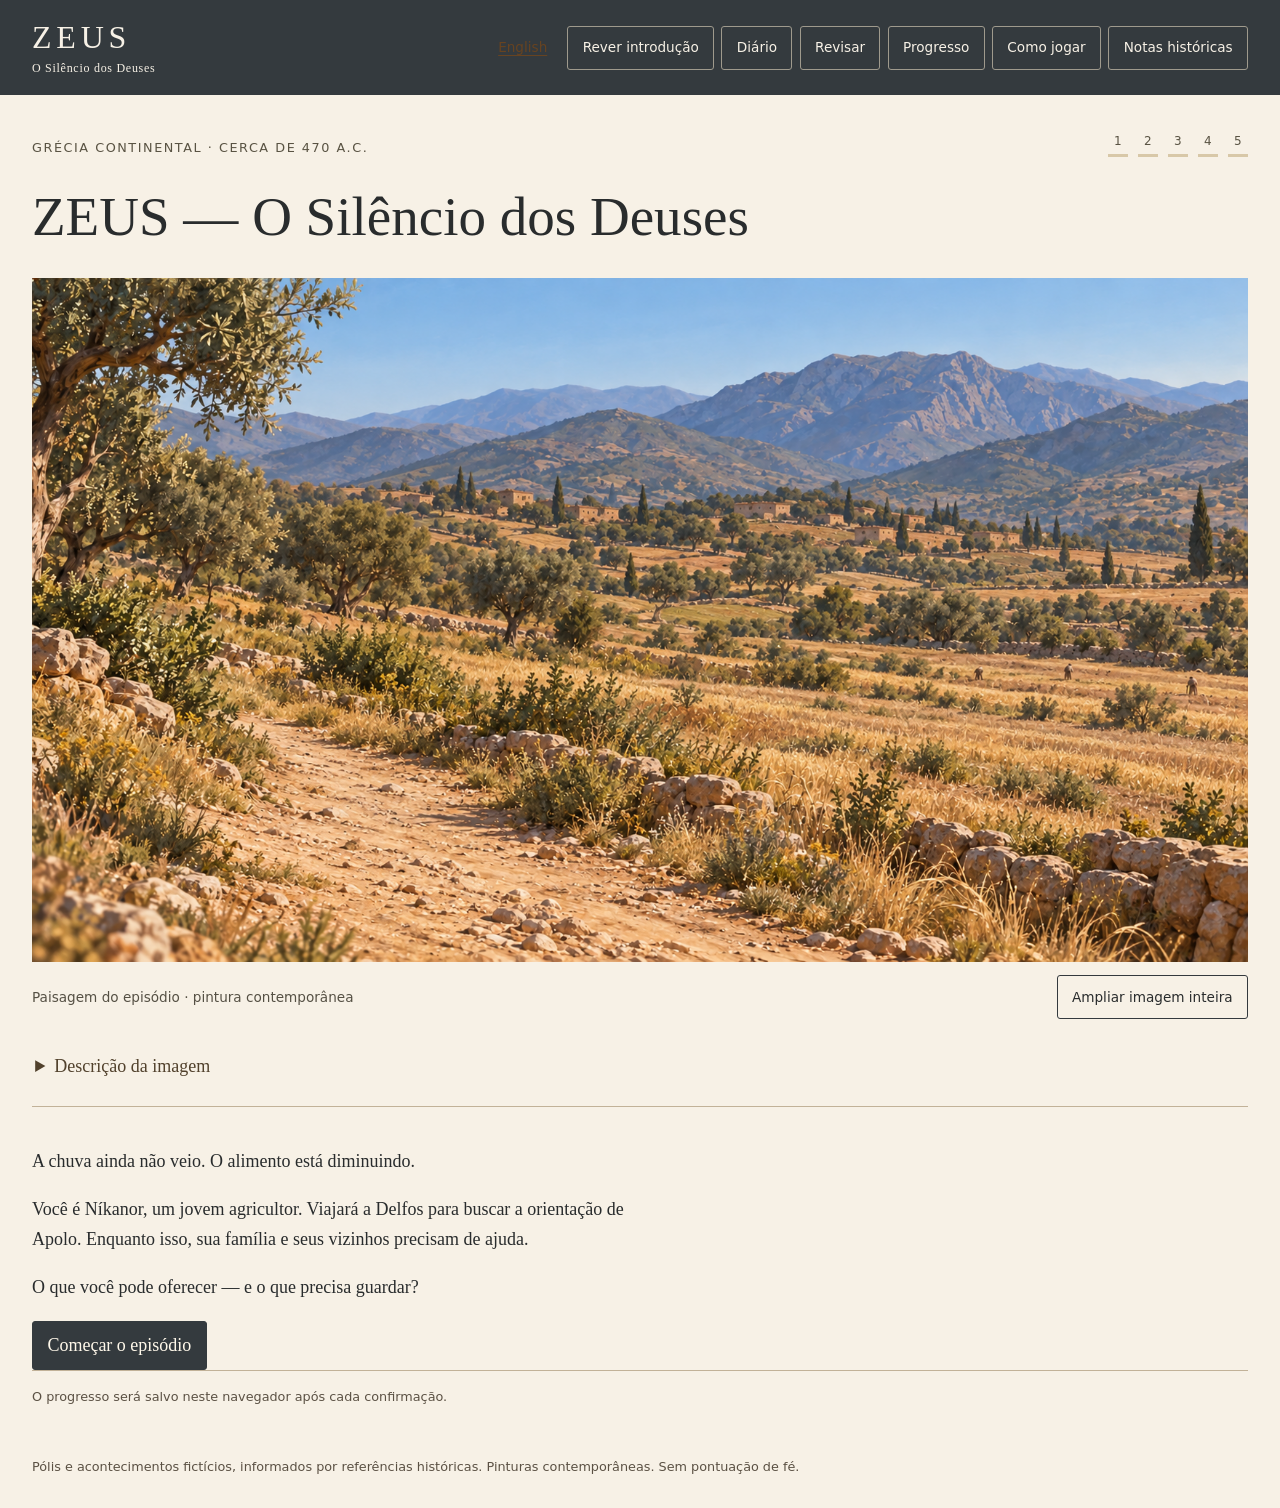
<file: index.html>
<!doctype html>
<html lang="pt-BR">
<head>
  <meta charset="utf-8">
  <meta name="viewport" content="width=device-width, initial-scale=1">
  <meta name="theme-color" content="#343A3E">
  <meta name="description" content="Um episódio ilustrado sobre casas, compromissos e a palavra ambígua de um oráculo na Grécia antiga.">
  <title>ZEUS — O Silêncio dos Deuses</title>
  <link rel="stylesheet" href="assets/css/style.css">
  <script type="module" src="assets/js/app.js"></script>
</head>
<body>
  <a class="skip" href="#scene-title">Saltar para a leitura</a>
  <header class="masthead">
    <a class="wordmark" href="#scene-title" aria-label="ZEUS, ir para a leitura">ZEUS <span>O Silêncio dos Deuses</span></a>
    <nav aria-label="Ferramentas do percurso">
      <a class="language-link" href="en/" lang="en" hreflang="en">English</a>
      <button id="intro-button" type="button">Rever introdução</button>
      <button id="diary-button" type="button">Diário</button>
      <button id="history-button" type="button">Revisar</button>
      <button id="save-button" type="button">Progresso</button>
      <button id="help-button" type="button">Como jogar</button>
      <button id="notes-button" type="button">Notas históricas</button>
    </nav>
  </header>
  <main id="app" class="shell">
    <div id="conflict" class="notice" hidden role="alert"><p>Outro percurso foi atualizado em uma aba. Seu percurso foi preservado; escolha como continuar.</p><button id="conflict-recover">Ver percursos salvos</button><button id="conflict-fork">Continuar em uma cópia</button><button id="conflict-export">Exportar meu percurso</button></div>
    <div class="chapter-line"><p id="chapter"></p><ol id="progress" aria-label="Sequência das cinco cenas"></ol></div>
    <h1 id="scene-title" tabindex="-1">ZEUS — O Silêncio dos Deuses</h1>
    <figure id="art" hidden>
      <img id="scene-image" alt="">
      <figcaption><span id="art-caption"></span><button id="enlarge-button" type="button">Ampliar imagem inteira</button></figcaption>
      <div id="image-error" class="notice" hidden><p>Não foi possível carregar a pintura. A descrição e a narrativa continuam disponíveis.</p><button id="image-retry" type="button">Tentar novamente</button></div>
      <details><summary>Descrição da imagem</summary><p id="image-description"></p></details>
    </figure>
    <div class="reading-layout">
      <article id="reading" aria-label="Narrativa e escolhas">
        <div id="paragraphs"></div>
        <div id="information"></div>
        <div id="oracle"></div>
        <div id="choices"></div>
        <div id="discussion"></div>
      </article>
      <aside id="ledger" aria-labelledby="ledger-title"><h2 id="ledger-title">O que está disponível</h2><div id="resources"></div><button id="ledger-diary" type="button">Ver compromissos no diário</button></aside>
    </div>
    <p id="storage-status" class="storage-status" role="status"></p>
    <p id="announcement" class="sr-only" aria-live="polite" aria-atomic="true"></p>
    <noscript><p class="notice">Este episódio precisa de JavaScript para registrar escolhas e consequências. Ative-o no navegador. As referências documentais permanecem em docs/.</p></noscript>
  </main>
  <footer class="shell footer">Pólis e acontecimentos fictícios, informados por referências históricas. Pinturas contemporâneas. Sem pontuação de fé.</footer>
  <dialog id="utility-dialog" aria-labelledby="dialog-title"><div class="dialog-top"><h2 id="dialog-title"></h2><button id="dialog-close" type="button" autofocus>Fechar</button></div><div id="dialog-content"></div></dialog>
  <dialog id="image-dialog" aria-labelledby="image-dialog-title"><div class="dialog-top"><h2 id="image-dialog-title">Imagem inteira</h2><button id="image-close" type="button" autofocus>Fechar imagem</button></div><div class="zoom-controls"><button id="zoom-out" type="button">Diminuir</button><button id="zoom-reset" type="button">Restaurar</button><button id="zoom-in" type="button">Aumentar</button><span id="zoom-status" role="status">100%</span></div><div id="zoom-viewport" tabindex="0" role="region" aria-label="Imagem ampliada; use as setas para percorrer quando houver zoom"><img id="zoom-image" alt=""></div><p id="zoom-description"></p></dialog>
</body>
</html>
</file>
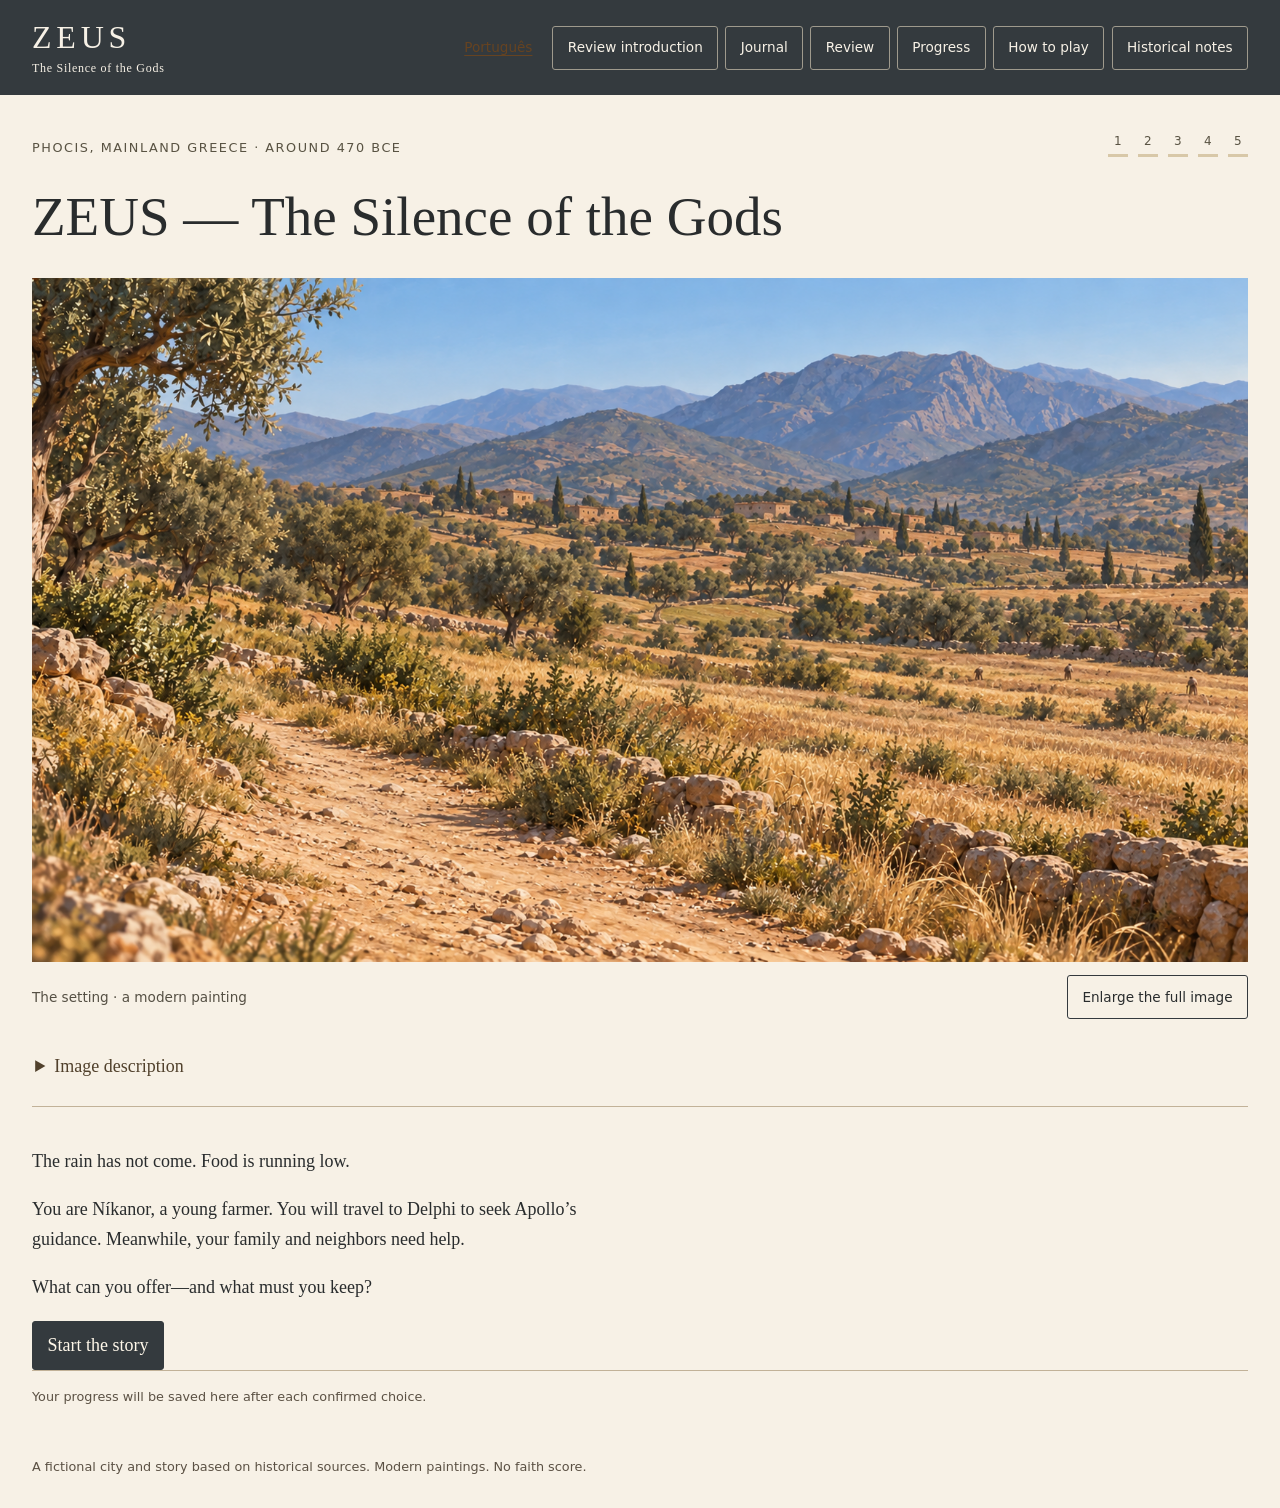
<file: en/index.html>
<!doctype html>
<html lang="en">
<head>
  <meta charset="utf-8">
  <meta name="viewport" content="width=device-width, initial-scale=1">
  <meta name="theme-color" content="#343A3E">
  <meta name="description" content="An illustrated story about a farming family, promises, and an oracle in ancient Greece.">
  <title>ZEUS — The Silence of the Gods</title>
  <link rel="stylesheet" href="../assets/css/style.css">
  <script type="module" src="assets/js/app.js"></script>
</head>
<body>
  <a class="skip" href="#scene-title">Skip to story</a>
  <header class="masthead">
    <a class="wordmark" href="#scene-title" aria-label="ZEUS, go to the story">ZEUS <span>The Silence of the Gods</span></a>
    <nav aria-label="Path tools"><a class="language-link" href="../" lang="pt-BR" hreflang="pt-BR">Português</a>
      <button id="intro-button" type="button">Review introduction</button>
      <button id="diary-button" type="button">Journal</button>
      <button id="history-button" type="button">Review</button>
      <button id="save-button" type="button">Progress</button>
      <button id="help-button" type="button">How to play</button>
      <button id="notes-button" type="button">Historical notes</button>
    </nav>
  </header>
  <main id="app" class="shell">
    <div id="conflict" class="notice" hidden role="alert"><p>Another tab saved changes. Your path is safe. Choose how to continue.</p><button id="conflict-recover">View saved paths</button><button id="conflict-fork">Continue in a copy</button><button id="conflict-export">Export my path</button></div>
    <div class="chapter-line"><p id="chapter"></p><ol id="progress" aria-label="Five scenes"></ol></div>
    <h1 id="scene-title" tabindex="-1">ZEUS — The Silence of the Gods</h1>
    <figure id="art" hidden>
      <img id="scene-image" alt="">
      <figcaption><span id="art-caption"></span><button id="enlarge-button" type="button">Enlarge the full image</button></figcaption>
      <div id="image-error" class="notice" hidden><p>The image could not load. You can still read its description and the story.</p><button id="image-retry" type="button">Try again</button></div>
      <details><summary>Image description</summary><p id="image-description"></p></details>
    </figure>
    <div class="reading-layout">
      <article id="reading" aria-label="Story and choices">
        <div id="paragraphs"></div>
        <div id="information"></div>
        <div id="oracle"></div>
        <div id="choices"></div>
        <div id="discussion"></div>
      </article>
      <aside id="ledger" aria-labelledby="ledger-title"><h2 id="ledger-title">Available resources</h2><div id="resources"></div><button id="ledger-diary" type="button">See commitments in your journal</button></aside>
    </div>
    <p id="storage-status" class="storage-status" role="status"></p>
    <p id="announcement" class="sr-only" aria-live="polite" aria-atomic="true"></p>
    <noscript><p class="notice">JavaScript must be enabled to record choices and consequences. The source documents are in docs/.</p></noscript>
  </main>
  <footer class="shell footer">A fictional city and story based on historical sources. Modern paintings. No faith score.</footer>
  <dialog id="utility-dialog" aria-labelledby="dialog-title"><div class="dialog-top"><h2 id="dialog-title"></h2><button id="dialog-close" type="button" autofocus>Close</button></div><div id="dialog-content"></div></dialog>
  <dialog id="image-dialog" aria-labelledby="image-dialog-title"><div class="dialog-top"><h2 id="image-dialog-title">Full image</h2><button id="image-close" type="button" autofocus>Close image</button></div><div class="zoom-controls"><button id="zoom-out" type="button">Zoom out</button><button id="zoom-reset" type="button">Reset</button><button id="zoom-in" type="button">Zoom in</button><span id="zoom-status" role="status">100%</span></div><div id="zoom-viewport" tabindex="0" role="region" aria-label="Enlarged image. When zoomed in, use arrow keys to scroll."><img id="zoom-image" alt=""></div><p id="zoom-description"></p></dialog>
</body>
</html>
</file>
<file: assets/css/style.css>
:root{color-scheme:light;--ink:#292c2d;--paper:#f7f1e6;--cream:#e9deca;--stone:#d8c8a8;--gold:#b88b52;--terracotta:#a85f45;--olive:#73765a;--mountain:#647b8b;--shadow:#343a3e;--line:#c2b298;--link:#664321}
*{box-sizing:border-box}body{margin:0;background:var(--paper);color:var(--ink);font-family:Georgia,'Times New Roman',serif;font-size:1.125rem;line-height:1.65}button,input,textarea,summary{font:inherit}button{cursor:pointer;min-height:44px;max-width:100%;border:1px solid var(--shadow);padding:.55rem .9rem;border-radius:3px;background:transparent;color:var(--ink)}button:hover{background:var(--cream)}button:disabled{cursor:default;opacity:1;color:#54504a;border-color:#8f8371;background:#e9e1d5}a{color:var(--link);text-underline-offset:.2em}button:focus-visible,a:focus-visible,input:focus-visible,summary:focus-visible,textarea:focus-visible,[tabindex]:focus-visible{outline:3px solid #36566d;outline-offset:4px}h1:focus{outline:0}h1:focus-visible{outline:3px solid #36566d}button.primary{background:var(--shadow);color:#fff8ea;border-color:var(--shadow)}button.primary:hover{background:#242b2e}h1,h2,h3{line-height:1.2;font-weight:normal}h1{font-size:clamp(2rem,4.3vw,3.7rem);max-width:28ch;margin:1rem 0 1.7rem}h2{font-size:1.65rem}h3{font-size:1.3rem}p{margin:0 0 1.15rem}ul,ol{padding-left:1.4rem}li{margin-bottom:.7rem}img{max-width:100%;height:auto;display:block}.shell{width:min(1280px,calc(100% - 64px));margin-inline:auto}.masthead{background:var(--shadow);color:#f7f1e6;padding:1.2rem max(32px,calc((100vw - 1280px)/2));display:flex;gap:1rem;justify-content:space-between;align-items:center}.wordmark{font-size:2rem;color:#f7f1e6;text-decoration:none;letter-spacing:.15em;line-height:1.15}.wordmark span{display:block;font-size:.75rem;letter-spacing:.06em;margin-top:.4rem}.masthead nav{display:flex;gap:.45rem;flex-wrap:wrap}.masthead button{border-color:#9f9a8d;color:#f7f1e6;font-family:system-ui,sans-serif;font-size:.85rem}.masthead button:hover{background:#4d5457}.masthead :focus-visible{outline-color:#e5bd79}.chapter-line{margin-top:2rem;display:flex;align-items:center;justify-content:space-between;gap:1rem}.chapter-line p{font-family:system-ui,sans-serif;font-size:.8rem;letter-spacing:.12em;text-transform:uppercase;margin:0;color:#595343}.chapter-line ol{display:flex;gap:.6rem;margin:0;padding:0;list-style:none}.chapter-line li{font: .75rem system-ui,sans-serif;color:#595343;border-bottom:3px solid var(--stone);padding:.4rem}.chapter-line li[aria-current=step]{border-color:#343a3e;color:#292c2d;font-weight:bold}figure{margin:0 0 2.5rem;border-bottom:1px solid var(--line)}#scene-image{width:100%;height:auto;aspect-ratio:auto;object-fit:contain;background:var(--cream)}figcaption{display:flex;justify-content:space-between;align-items:center;gap:1rem;padding:.8rem 0;font: .85rem/1.5 system-ui,sans-serif;color:#555044}figcaption button{font-size:.85rem}figure details{margin-bottom:1rem}.reading-layout{display:grid;grid-template-columns:minmax(0,1fr) 270px;gap:4rem}article{min-width:0;max-width:800px}#paragraphs p{max-width:68ch}.dialogue{padding-left:1rem;border-left:2px solid var(--stone)}.speaker{font-weight:bold}.oracle-quote{font-size:1.35rem;line-height:1.6;border-block:1px solid var(--line);padding:1.3rem .8rem;margin:1.6rem 0;color:#4a3b29}details{margin:.8rem 0}summary{cursor:pointer;min-height:44px;display:list-item;padding:.5rem .2rem;color:#51412c}details p,details li{font-size:1rem}fieldset{border:0;padding:0;margin:2rem 0 1.2rem;min-width:0}legend{font-size:1.4rem;line-height:1.3;margin-bottom:1rem}.option{display:grid;grid-template-columns:24px 1fr;gap:.5rem .65rem;border:1px solid var(--line);border-left:3px solid var(--line);padding:1rem;margin-bottom:.9rem;border-radius:3px;cursor:pointer;background:#fbf7ef;min-width:0}.option:has(input:checked){border-color:var(--shadow);border-left-width:3px;background:#eae1d1}.option:has(input:disabled){cursor:default;background:#ede6dc}.option input{width:20px;height:20px;margin:.4rem 0;accent-color:#343a3e}.option .label{line-height:1.45}.option .cost{display:block;color:#5b5144;font: .9rem/1.55 system-ui,sans-serif;margin-top:.5rem}.option .reason{display:block;font: .9rem/1.55 system-ui,sans-serif;margin-top:.5rem;color:#793c2b}.actions{display:flex;gap:.75rem;flex-wrap:wrap;margin:1.5rem 0 2.5rem}#ledger{border-top:3px solid var(--olive);align-self:start;padding-top:1.1rem}#ledger h2{font-size:1.2rem;margin-top:0}#resources{font: .9rem/1.65 system-ui,sans-serif}#resources p{padding-bottom:.7rem;border-bottom:1px solid var(--line)}#ledger button{font: .85rem/1.5 system-ui,sans-serif}.notice{background:#e8decb;border-left:4px solid var(--terracotta);padding:1rem;margin:1.5rem 0;overflow-wrap:anywhere}.notice p{margin-bottom:.6rem}.notice button{margin:.25rem}.storage-status{font:.8rem/1.5 system-ui,sans-serif;color:#5b5144;padding-top:1rem;border-top:1px solid var(--line)}.footer{font:.8rem/1.5 system-ui,sans-serif;color:#5b5144;padding:2rem 0}.skip{position:absolute;left:1rem;top:-100px;z-index:10;background:var(--paper);padding:1rem}.skip:focus{top:1rem}.sr-only{position:absolute;width:1px;height:1px;padding:0;margin:-1px;overflow:hidden;clip:rect(0,0,0,0);white-space:nowrap;border:0}dialog{border:1px solid var(--line);border-radius:5px;background:var(--paper);color:var(--ink);padding:1.4rem;max-height:90dvh;width:min(860px,calc(100% - 24px));overflow:auto}dialog::backdrop{background:rgba(24,28,28,.8)}.dialog-top{display:flex;align-items:center;justify-content:space-between;gap:1rem;margin-bottom:1rem}.dialog-top h2{margin:0}.dialog-top button{flex-shrink:0;font: .9rem system-ui,sans-serif}#dialog-content{overflow-wrap:anywhere}#dialog-content button{margin:.3rem .4rem .3rem 0}#dialog-content h3{margin-top:1.6rem}.journal-entry{padding-bottom:.8rem;border-bottom:1px solid var(--line)}.journal-kind{display:block;font: .8rem system-ui,sans-serif;letter-spacing:.04em;color:#665642;margin-bottom:.35rem}.commitment{padding:1rem;background:#eae2d4;margin-bottom:1rem}.commitment p{font-size:1rem;margin-bottom:.4rem}#image-dialog{width:min(1740px,calc(100% - 20px))}.zoom-controls{display:flex;align-items:center;gap:.5rem;flex-wrap:wrap;margin-bottom:1rem}#zoom-viewport{overflow:auto;max-height:65dvh;background:#ddd1bd}#zoom-image{max-width:none;width:100%;height:auto}#zoom-description{font-size:.9rem;margin:1rem 0 0}textarea{display:block;width:100%;min-height:100px;resize:vertical;border:1px solid #8f8371;background:#fffaf1;color:var(--ink);padding:.7rem}.response-hint{font:.8rem/1.5 system-ui,sans-serif}.history-item{padding-bottom:1rem;border-bottom:1px solid var(--line)}[hidden]{display:none!important}
@media(max-width:900px){.reading-layout{grid-template-columns:1fr;gap:2rem}article{max-width:none}#ledger{max-width:800px}.masthead{align-items:flex-start;flex-direction:column}.masthead nav{width:100%}.shell{width:calc(100% - 40px)}}
@media(max-width:480px){body{font-size:1rem}.shell{width:calc(100% - 24px)}.masthead{padding:1rem 12px}.masthead nav{gap:.35rem}.masthead button{padding:.5rem .6rem}.chapter-line{flex-wrap:wrap;gap:.5rem;margin-top:1.3rem}h1{margin-top:.8rem}figcaption{align-items:flex-start;flex-direction:column;gap:.3rem}.reading-layout{gap:1.5rem}.option{padding:.8rem}.dialog-top{align-items:flex-start}dialog{padding:1rem}.oracle-quote{font-size:1.15rem}}
@media(prefers-reduced-motion:reduce){*{scroll-behavior:auto!important}}
@media print{.masthead nav,button,.actions,#choices,#ledger,.storage-status,dialog,.chapter-line ol{display:none}.shell{width:100%}.reading-layout{display:block}body{font-size:11pt;background:white}}
.language-link{display:inline-flex;align-items:center;min-height:44px;padding:.5rem .8rem;font:.85rem/1.5 system-ui,sans-serif}
</file>
